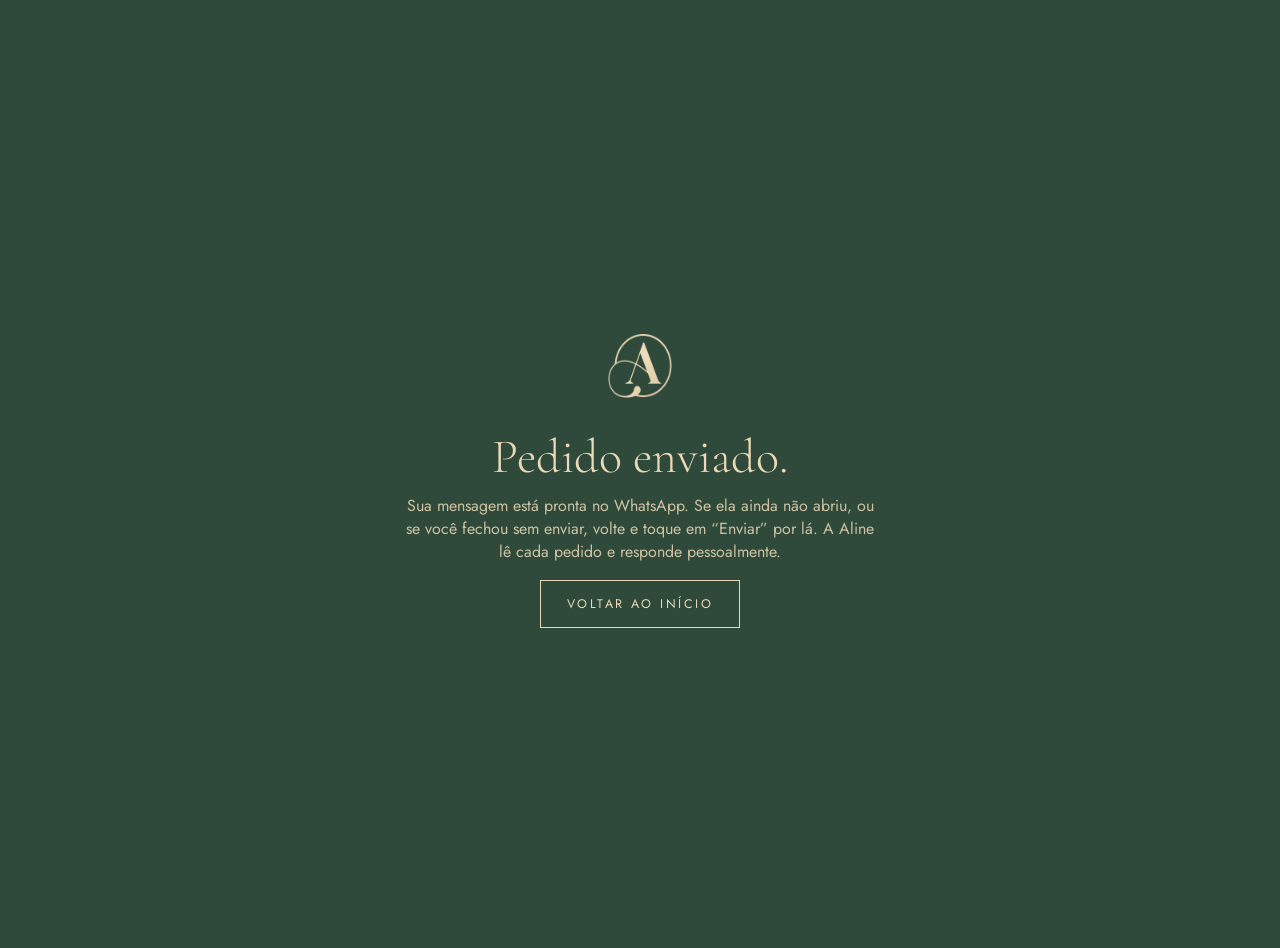
<file: obrigado.html>
<!doctype html>
<html lang="pt-BR"><head><meta charset="utf-8"><meta name="viewport" content="width=device-width, initial-scale=1">
<title>Pedido enviado · Aline Fonseca</title><meta name="robots" content="noindex">
<meta name="theme-color" content="#2F4A3A"><link rel="icon" type="image/png" href="img/favicon.png"><link rel="apple-touch-icon" href="img/apple-touch-icon.png">
<link rel="preconnect" href="https://fonts.googleapis.com"><link rel="preconnect" href="https://fonts.gstatic.com" crossorigin>
<link href="https://fonts.googleapis.com/css2?family=Cormorant+Garamond:ital,wght@0,300;0,400;1,300&family=Jost:wght@300;400&display=swap" rel="stylesheet">
<link rel="stylesheet" href="css/nf.css"></head><body>
<main><img src="img/monograma-creme.png" alt="" width="64" height="64"><h1>Pedido enviado.</h1>
<p>Sua mensagem está pronta no WhatsApp. Se ela ainda não abriu, ou se você fechou sem enviar, volte e toque em &ldquo;Enviar&rdquo; por lá. A Aline lê cada pedido e responde pessoalmente.</p>
<a href="/">Voltar ao início</a></main>
</body></html>
</file>
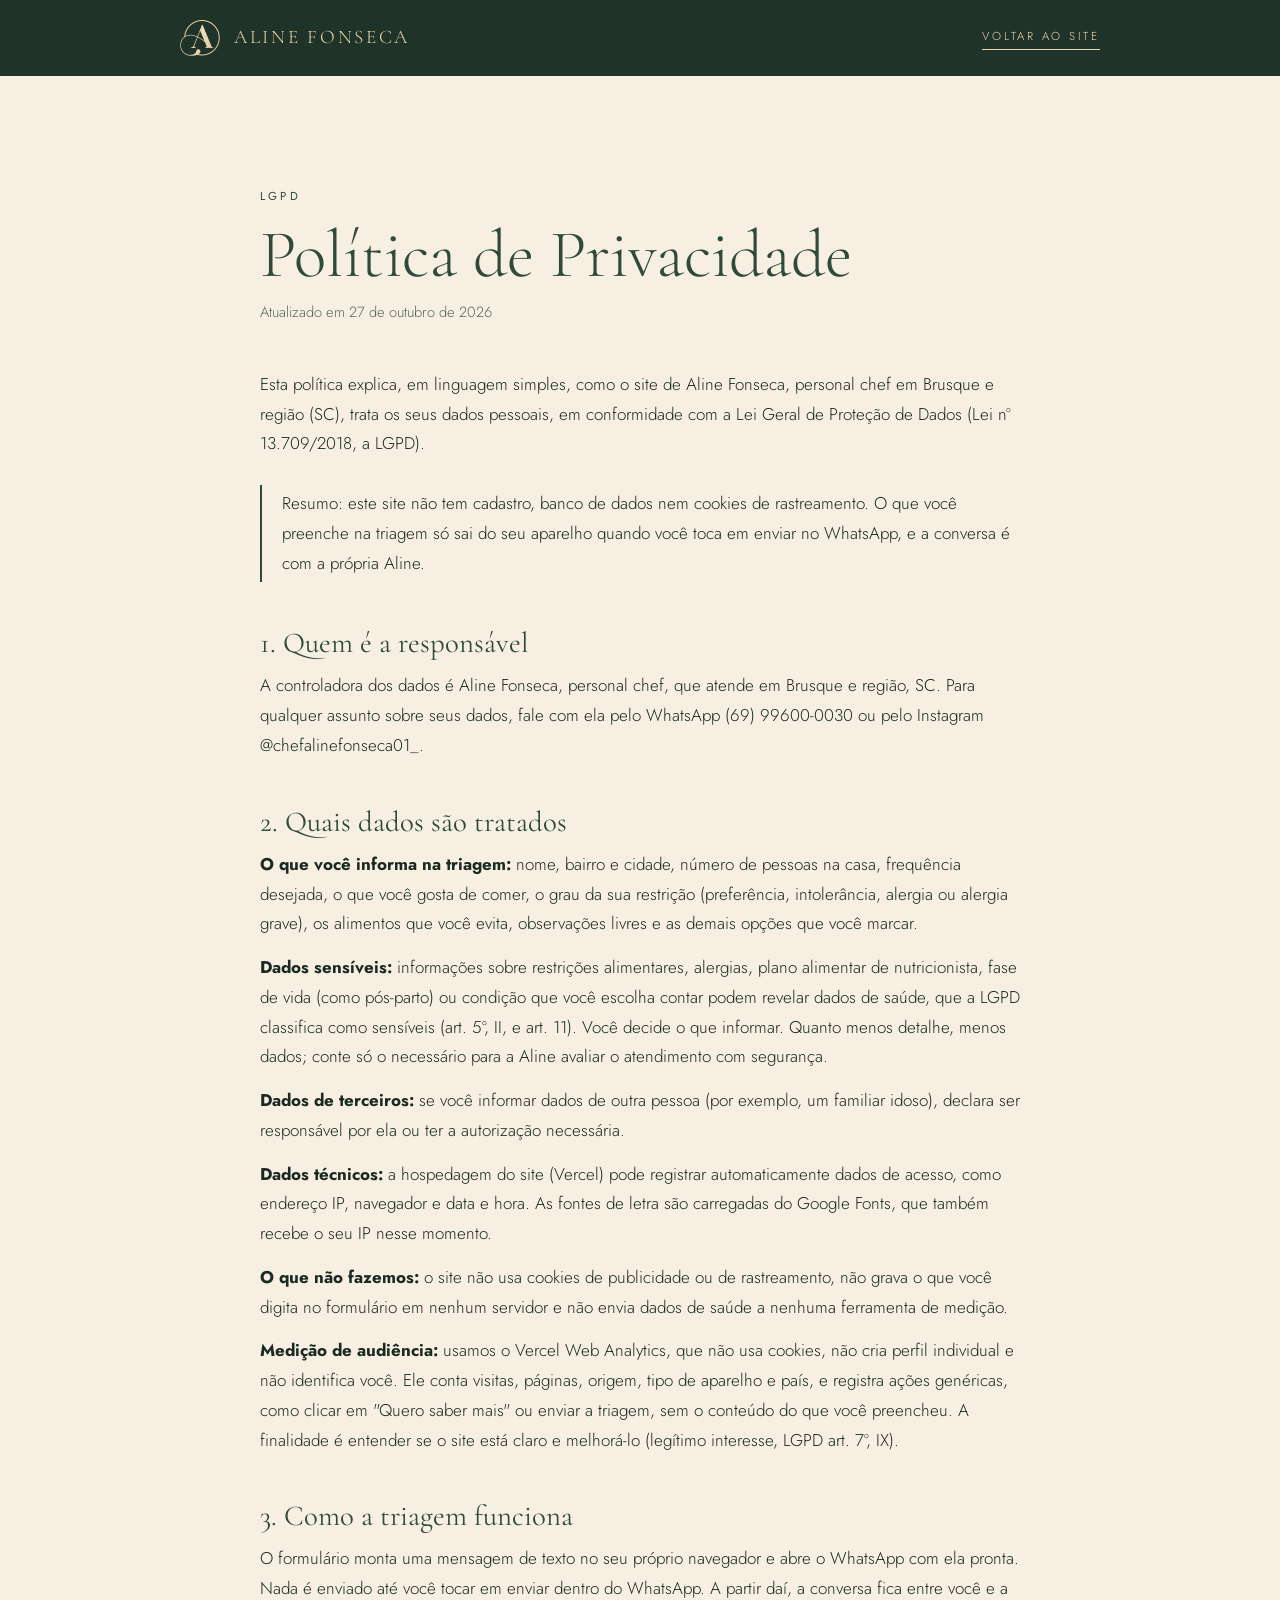
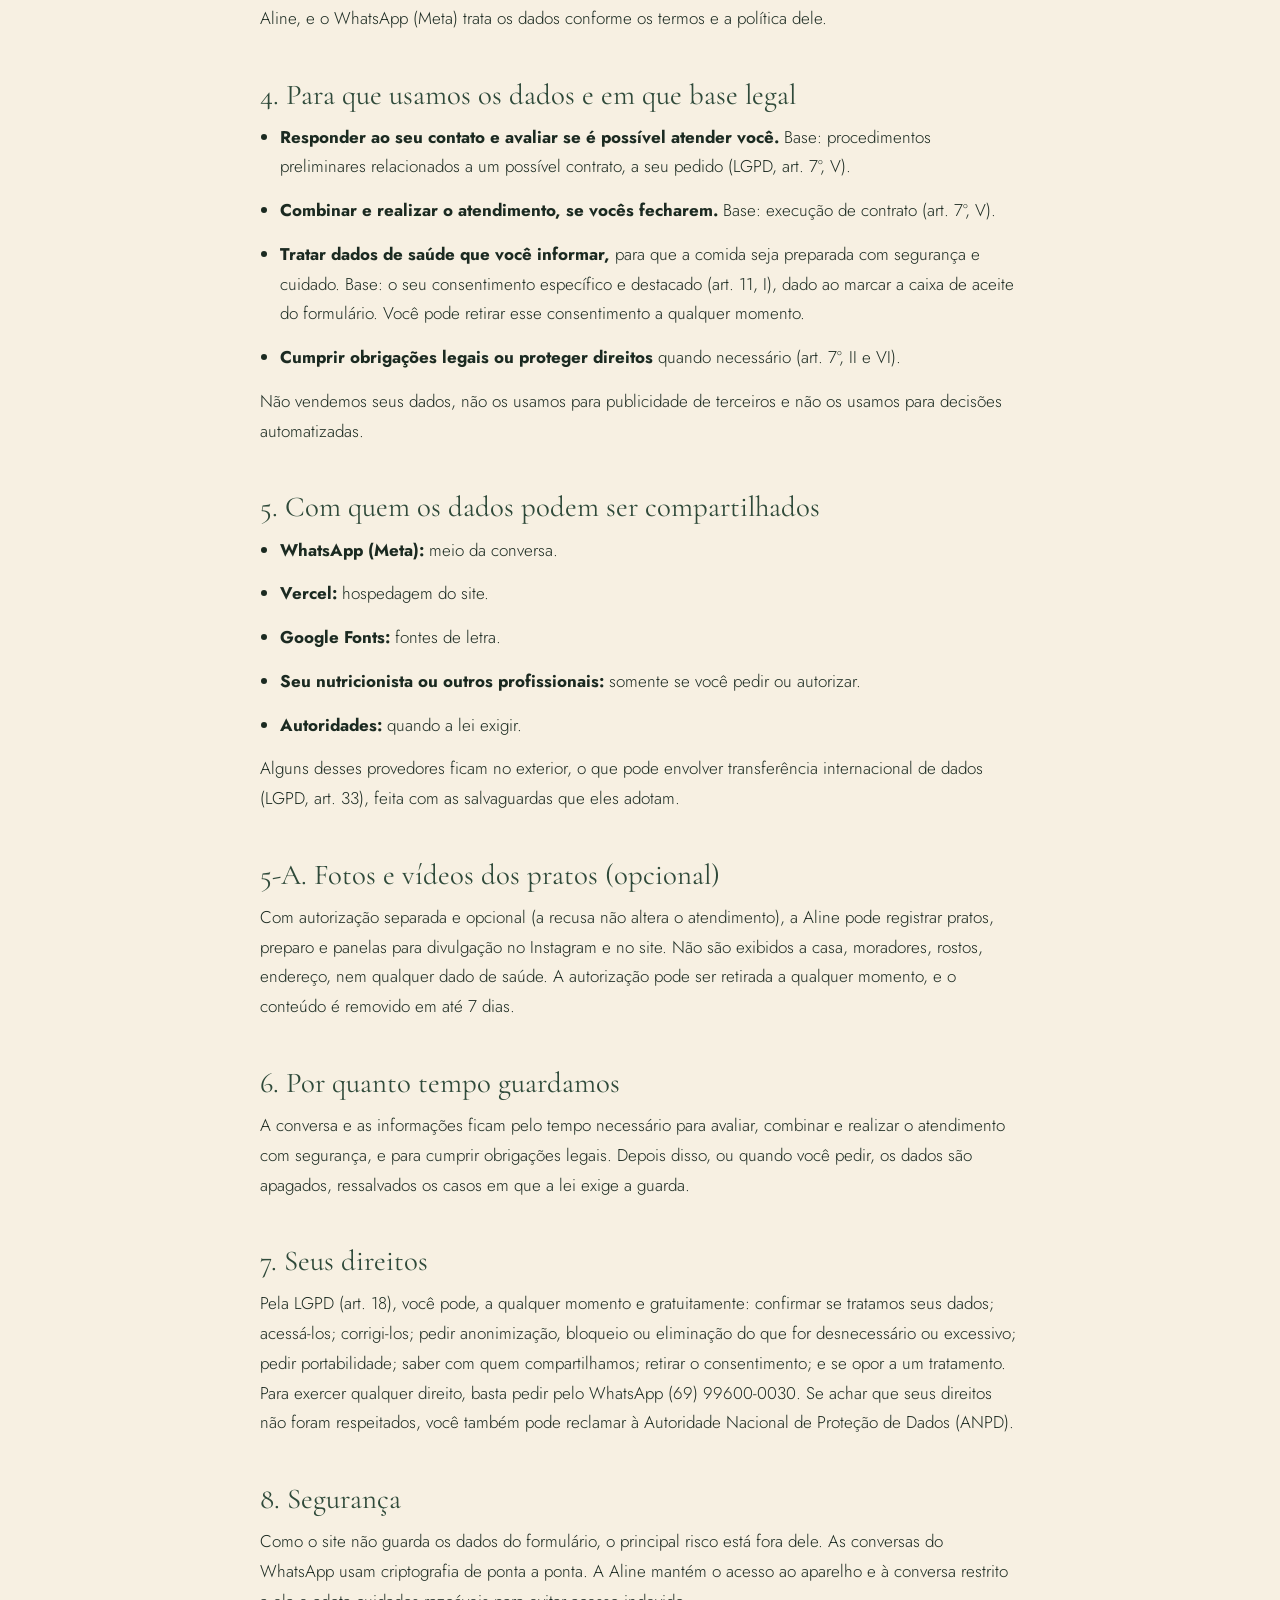
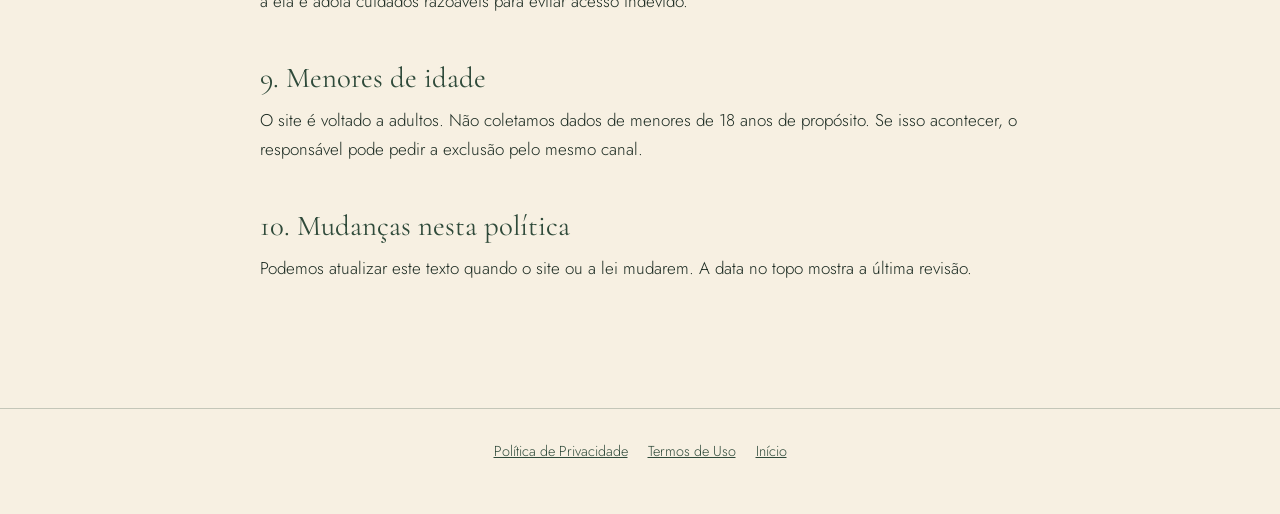
<file: privacidade.html>
<!doctype html>
<html lang="pt-BR"><head><meta charset="utf-8"><meta name="viewport" content="width=device-width, initial-scale=1">
<title>Política de Privacidade · Aline Fonseca</title>
<meta name="theme-color" content="#2F4A3A"><link rel="icon" href="img/favicon.png">
<link href="https://fonts.googleapis.com/css2?family=Cormorant+Garamond:ital,wght@0,300;0,400;1,300&family=Jost:wght@300;400&display=swap" rel="stylesheet">
<link rel="stylesheet" href="css/legal.css"></head><body>
<header><div class="hd"><a class="m" href="./"><img src="img/monograma-creme.png" alt="">Aline Fonseca</a><a class="v" href="./">Voltar ao site</a></div></header>
<main><p class="eyebrow">LGPD</p><h1>Política de Privacidade</h1><p class="upd">Atualizado em 27 de outubro de 2026</p>

<p>Esta política explica, em linguagem simples, como o site de Aline Fonseca, personal chef em Brusque e região (SC), trata os seus dados pessoais, em conformidade com a Lei Geral de Proteção de Dados (Lei nº 13.709/2018, a LGPD).</p>
<div class="box">Resumo: este site não tem cadastro, banco de dados nem cookies de rastreamento. O que você preenche na triagem só sai do seu aparelho quando você toca em enviar no WhatsApp, e a conversa é com a própria Aline.</div>

<h2>1. Quem é a responsável</h2>
<p>A controladora dos dados é Aline Fonseca, personal chef, que atende em Brusque e região, SC. Para qualquer assunto sobre seus dados, fale com ela pelo WhatsApp (69) 99600-0030 ou pelo Instagram @chefalinefonseca01_.</p>

<h2>2. Quais dados são tratados</h2>
<p><b>O que você informa na triagem:</b> nome, bairro e cidade, número de pessoas na casa, frequência desejada, o que você gosta de comer, o grau da sua restrição (preferência, intolerância, alergia ou alergia grave), os alimentos que você evita, observações livres e as demais opções que você marcar.</p>
<p><b>Dados sensíveis:</b> informações sobre restrições alimentares, alergias, plano alimentar de nutricionista, fase de vida (como pós-parto) ou condição que você escolha contar podem revelar dados de saúde, que a LGPD classifica como sensíveis (art. 5º, II, e art. 11). Você decide o que informar. Quanto menos detalhe, menos dados; conte só o necessário para a Aline avaliar o atendimento com segurança.</p>
<p><b>Dados de terceiros:</b> se você informar dados de outra pessoa (por exemplo, um familiar idoso), declara ser responsável por ela ou ter a autorização necessária.</p>
<p><b>Dados técnicos:</b> a hospedagem do site (Vercel) pode registrar automaticamente dados de acesso, como endereço IP, navegador e data e hora. As fontes de letra são carregadas do Google Fonts, que também recebe o seu IP nesse momento.</p>
<p><b>O que não fazemos:</b> o site não usa cookies de publicidade ou de rastreamento, não grava o que você digita no formulário em nenhum servidor e não envia dados de saúde a nenhuma ferramenta de medição.</p>
<p><b>Medição de audiência:</b> usamos o Vercel Web Analytics, que não usa cookies, não cria perfil individual e não identifica você. Ele conta visitas, páginas, origem, tipo de aparelho e país, e registra ações genéricas, como clicar em "Quero saber mais" ou enviar a triagem, sem o conteúdo do que você preencheu. A finalidade é entender se o site está claro e melhorá-lo (legítimo interesse, LGPD art. 7º, IX).</p>

<h2>3. Como a triagem funciona</h2>
<p>O formulário monta uma mensagem de texto no seu próprio navegador e abre o WhatsApp com ela pronta. Nada é enviado até você tocar em enviar dentro do WhatsApp. A partir daí, a conversa fica entre você e a Aline, e o WhatsApp (Meta) trata os dados conforme os termos e a política dele.</p>

<h2>4. Para que usamos os dados e em que base legal</h2>
<ul>
<li><b>Responder ao seu contato e avaliar se é possível atender você.</b> Base: procedimentos preliminares relacionados a um possível contrato, a seu pedido (LGPD, art. 7º, V).</li>
<li><b>Combinar e realizar o atendimento, se vocês fecharem.</b> Base: execução de contrato (art. 7º, V).</li>
<li><b>Tratar dados de saúde que você informar,</b> para que a comida seja preparada com segurança e cuidado. Base: o seu consentimento específico e destacado (art. 11, I), dado ao marcar a caixa de aceite do formulário. Você pode retirar esse consentimento a qualquer momento.</li>
<li><b>Cumprir obrigações legais ou proteger direitos</b> quando necessário (art. 7º, II e VI).</li>
</ul>
<p>Não vendemos seus dados, não os usamos para publicidade de terceiros e não os usamos para decisões automatizadas.</p>

<h2>5. Com quem os dados podem ser compartilhados</h2>
<ul>
<li><b>WhatsApp (Meta):</b> meio da conversa.</li>
<li><b>Vercel:</b> hospedagem do site.</li>
<li><b>Google Fonts:</b> fontes de letra.</li>
<li><b>Seu nutricionista ou outros profissionais:</b> somente se você pedir ou autorizar.</li>
<li><b>Autoridades:</b> quando a lei exigir.</li>
</ul>
<p>Alguns desses provedores ficam no exterior, o que pode envolver transferência internacional de dados (LGPD, art. 33), feita com as salvaguardas que eles adotam.</p>

<h2>5-A. Fotos e vídeos dos pratos (opcional)</h2>
<p>Com autorização separada e opcional (a recusa não altera o atendimento), a Aline pode registrar pratos, preparo e panelas para divulgação no Instagram e no site. Não são exibidos a casa, moradores, rostos, endereço, nem qualquer dado de saúde. A autorização pode ser retirada a qualquer momento, e o conteúdo é removido em até 7 dias.</p>

<h2>6. Por quanto tempo guardamos</h2>
<p>A conversa e as informações ficam pelo tempo necessário para avaliar, combinar e realizar o atendimento com segurança, e para cumprir obrigações legais. Depois disso, ou quando você pedir, os dados são apagados, ressalvados os casos em que a lei exige a guarda.</p>

<h2>7. Seus direitos</h2>
<p>Pela LGPD (art. 18), você pode, a qualquer momento e gratuitamente: confirmar se tratamos seus dados; acessá-los; corrigi-los; pedir anonimização, bloqueio ou eliminação do que for desnecessário ou excessivo; pedir portabilidade; saber com quem compartilhamos; retirar o consentimento; e se opor a um tratamento. Para exercer qualquer direito, basta pedir pelo WhatsApp (69) 99600-0030. Se achar que seus direitos não foram respeitados, você também pode reclamar à Autoridade Nacional de Proteção de Dados (ANPD).</p>

<h2>8. Segurança</h2>
<p>Como o site não guarda os dados do formulário, o principal risco está fora dele. As conversas do WhatsApp usam criptografia de ponta a ponta. A Aline mantém o acesso ao aparelho e à conversa restrito a ela e adota cuidados razoáveis para evitar acesso indevido.</p>

<h2>9. Menores de idade</h2>
<p>O site é voltado a adultos. Não coletamos dados de menores de 18 anos de propósito. Se isso acontecer, o responsável pode pedir a exclusão pelo mesmo canal.</p>

<h2>10. Mudanças nesta política</h2>
<p>Podemos atualizar este texto quando o site ou a lei mudarem. A data no topo mostra a última revisão.</p>

</main>
<footer><a href="privacidade.html">Política de Privacidade</a><a href="termos.html">Termos de Uso</a><a href="./">Início</a></footer>
</body></html>
</file>
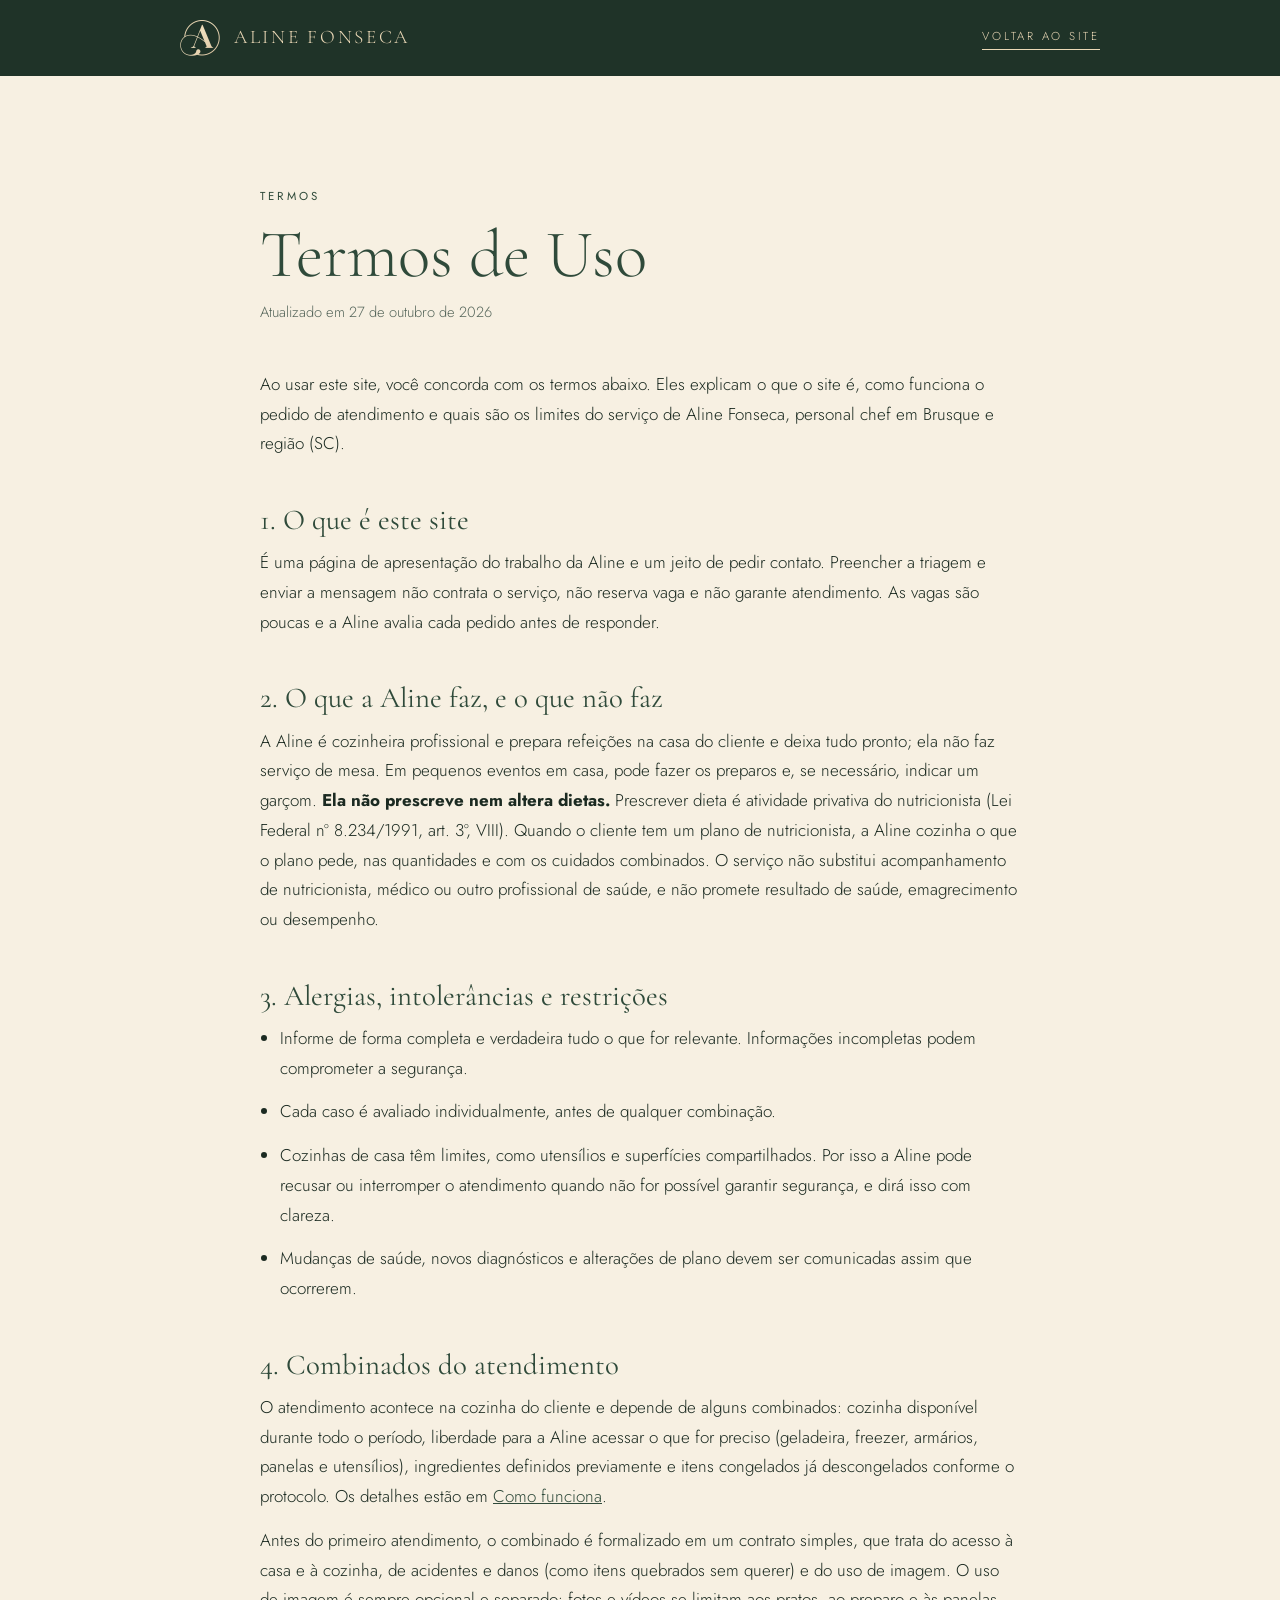
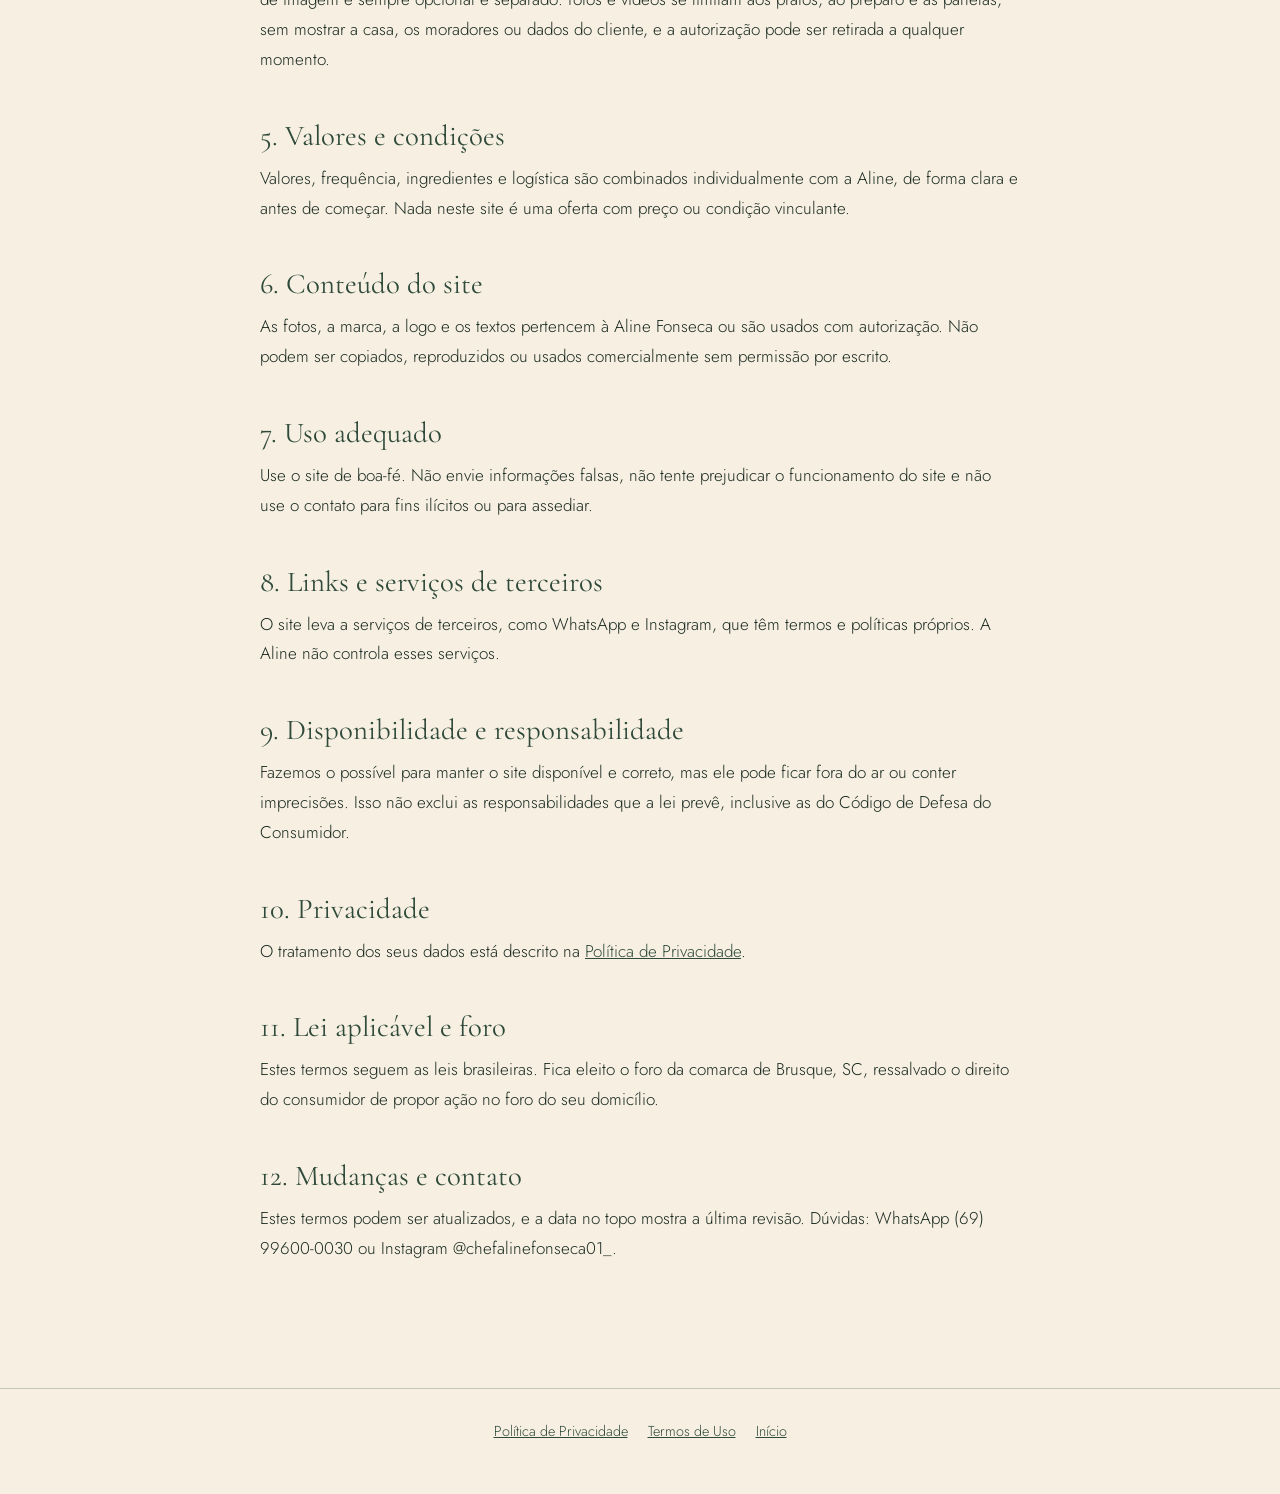
<file: termos.html>
<!doctype html>
<html lang="pt-BR"><head><meta charset="utf-8"><meta name="viewport" content="width=device-width, initial-scale=1">
<title>Termos de Uso · Aline Fonseca</title>
<meta name="theme-color" content="#2F4A3A"><link rel="icon" href="img/favicon.png">
<link href="https://fonts.googleapis.com/css2?family=Cormorant+Garamond:ital,wght@0,300;0,400;1,300&family=Jost:wght@300;400&display=swap" rel="stylesheet">
<link rel="stylesheet" href="css/legal.css"></head><body>
<header><div class="hd"><a class="m" href="./"><img src="img/monograma-creme.png" alt="">Aline Fonseca</a><a class="v" href="./">Voltar ao site</a></div></header>
<main><p class="eyebrow">Termos</p><h1>Termos de Uso</h1><p class="upd">Atualizado em 27 de outubro de 2026</p>

<p>Ao usar este site, você concorda com os termos abaixo. Eles explicam o que o site é, como funciona o pedido de atendimento e quais são os limites do serviço de Aline Fonseca, personal chef em Brusque e região (SC).</p>

<h2>1. O que é este site</h2>
<p>É uma página de apresentação do trabalho da Aline e um jeito de pedir contato. Preencher a triagem e enviar a mensagem não contrata o serviço, não reserva vaga e não garante atendimento. As vagas são poucas e a Aline avalia cada pedido antes de responder.</p>

<h2>2. O que a Aline faz, e o que não faz</h2>
<p>A Aline é cozinheira profissional e prepara refeições na casa do cliente e deixa tudo pronto; ela não faz serviço de mesa. Em pequenos eventos em casa, pode fazer os preparos e, se necessário, indicar um garçom. <b>Ela não prescreve nem altera dietas.</b> Prescrever dieta é atividade privativa do nutricionista (Lei Federal nº 8.234/1991, art. 3º, VIII). Quando o cliente tem um plano de nutricionista, a Aline cozinha o que o plano pede, nas quantidades e com os cuidados combinados. O serviço não substitui acompanhamento de nutricionista, médico ou outro profissional de saúde, e não promete resultado de saúde, emagrecimento ou desempenho.</p>

<h2>3. Alergias, intolerâncias e restrições</h2>
<ul>
<li>Informe de forma completa e verdadeira tudo o que for relevante. Informações incompletas podem comprometer a segurança.</li>
<li>Cada caso é avaliado individualmente, antes de qualquer combinação.</li>
<li>Cozinhas de casa têm limites, como utensílios e superfícies compartilhados. Por isso a Aline pode recusar ou interromper o atendimento quando não for possível garantir segurança, e dirá isso com clareza.</li>
<li>Mudanças de saúde, novos diagnósticos e alterações de plano devem ser comunicadas assim que ocorrerem.</li>
</ul>

<h2>4. Combinados do atendimento</h2>
<p>O atendimento acontece na cozinha do cliente e depende de alguns combinados: cozinha disponível durante todo o período, liberdade para a Aline acessar o que for preciso (geladeira, freezer, armários, panelas e utensílios), ingredientes definidos previamente e itens congelados já descongelados conforme o protocolo. Os detalhes estão em <a href="como-funciona.html">Como funciona</a>.</p>

<p>Antes do primeiro atendimento, o combinado é formalizado em um contrato simples, que trata do acesso à casa e à cozinha, de acidentes e danos (como itens quebrados sem querer) e do uso de imagem. O uso de imagem é sempre opcional e separado: fotos e vídeos se limitam aos pratos, ao preparo e às panelas, sem mostrar a casa, os moradores ou dados do cliente, e a autorização pode ser retirada a qualquer momento.</p>

<h2>5. Valores e condições</h2>
<p>Valores, frequência, ingredientes e logística são combinados individualmente com a Aline, de forma clara e antes de começar. Nada neste site é uma oferta com preço ou condição vinculante.</p>

<h2>6. Conteúdo do site</h2>
<p>As fotos, a marca, a logo e os textos pertencem à Aline Fonseca ou são usados com autorização. Não podem ser copiados, reproduzidos ou usados comercialmente sem permissão por escrito.</p>

<h2>7. Uso adequado</h2>
<p>Use o site de boa-fé. Não envie informações falsas, não tente prejudicar o funcionamento do site e não use o contato para fins ilícitos ou para assediar.</p>

<h2>8. Links e serviços de terceiros</h2>
<p>O site leva a serviços de terceiros, como WhatsApp e Instagram, que têm termos e políticas próprios. A Aline não controla esses serviços.</p>

<h2>9. Disponibilidade e responsabilidade</h2>
<p>Fazemos o possível para manter o site disponível e correto, mas ele pode ficar fora do ar ou conter imprecisões. Isso não exclui as responsabilidades que a lei prevê, inclusive as do Código de Defesa do Consumidor.</p>

<h2>10. Privacidade</h2>
<p>O tratamento dos seus dados está descrito na <a href="privacidade.html">Política de Privacidade</a>.</p>

<h2>11. Lei aplicável e foro</h2>
<p>Estes termos seguem as leis brasileiras. Fica eleito o foro da comarca de Brusque, SC, ressalvado o direito do consumidor de propor ação no foro do seu domicílio.</p>

<h2>12. Mudanças e contato</h2>
<p>Estes termos podem ser atualizados, e a data no topo mostra a última revisão. Dúvidas: WhatsApp (69) 99600-0030 ou Instagram @chefalinefonseca01_.</p>

</main>
<footer><a href="privacidade.html">Política de Privacidade</a><a href="termos.html">Termos de Uso</a><a href="./">Início</a></footer>
</body></html>
</file>
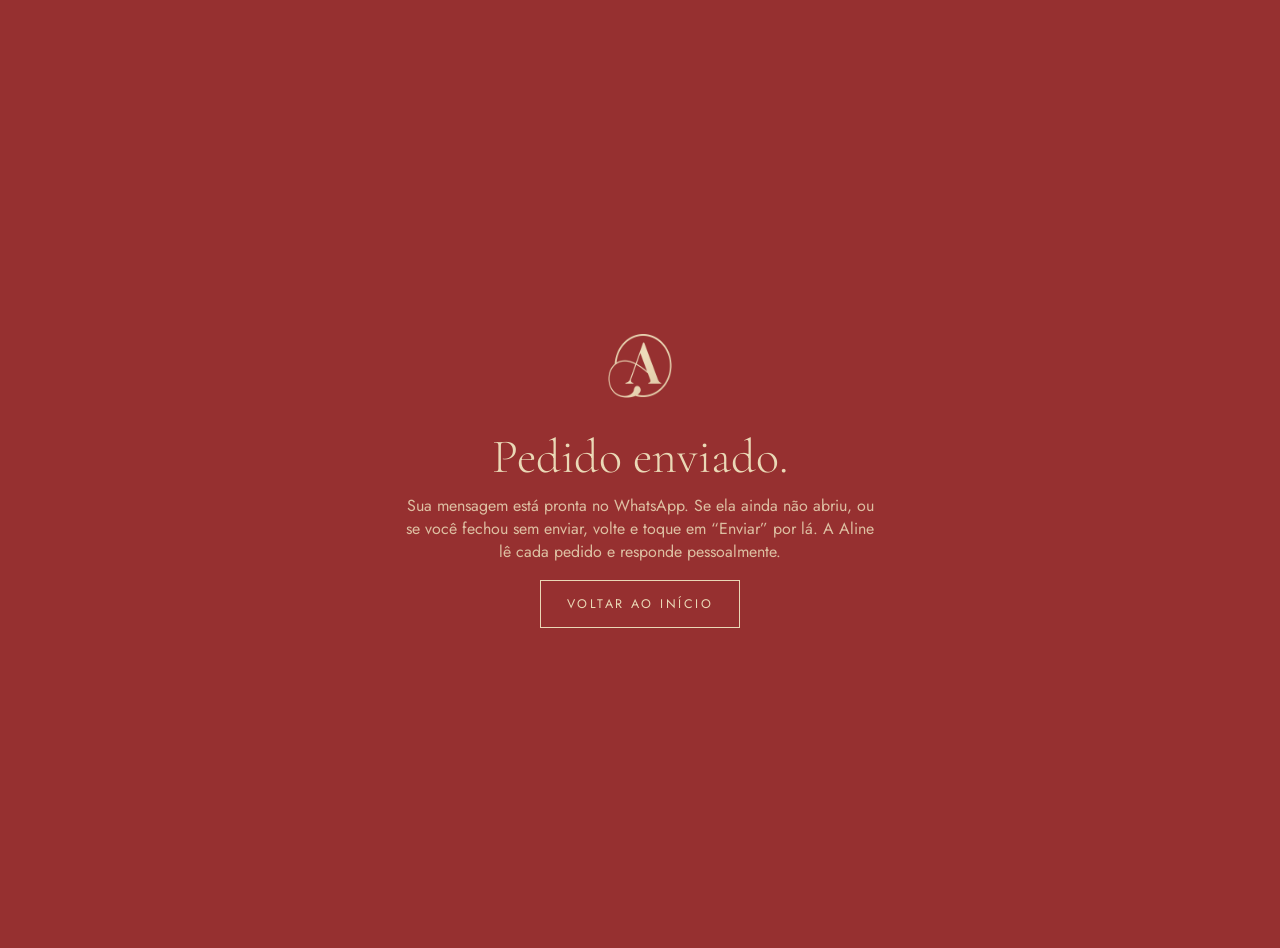
<file: beta/obrigado.html>
<!doctype html>
<html lang="pt-BR"><head><meta charset="utf-8"><meta name="viewport" content="width=device-width, initial-scale=1">
<title>Pedido enviado · Aline Fonseca</title><meta name="robots" content="noindex">
<meta name="theme-color" content="#963030"><link rel="icon" type="image/png" href="/img/favicon.png"><link rel="apple-touch-icon" href="/img/apple-touch-icon.png">
<link rel="preconnect" href="https://fonts.googleapis.com"><link rel="preconnect" href="https://fonts.gstatic.com" crossorigin>
<link href="https://fonts.googleapis.com/css2?family=Cormorant+Garamond:ital,wght@0,300;0,400;1,300&family=Jost:wght@300;400&display=swap" rel="stylesheet">
<link rel="stylesheet" href="/beta/css/nf.css"></head><body>
<main><img src="/img/monograma-creme.png" alt="" width="64" height="64"><h1>Pedido enviado.</h1>
<p>Sua mensagem está pronta no WhatsApp. Se ela ainda não abriu, ou se você fechou sem enviar, volte e toque em &ldquo;Enviar&rdquo; por lá. A Aline lê cada pedido e responde pessoalmente.</p>
<a href="/beta/">Voltar ao início</a></main>
</body></html>
</file>
<file: css/nf.css>
html,body{height:100%;margin:0}body{background:#2F4A3A;color:#EAD8B6;font-family:"Jost",system-ui,sans-serif;display:grid;place-items:center;text-align:center;padding:24px}
main{max-width:30em}h1{font-family:"Cormorant Garamond",Georgia,serif;font-weight:300;font-size:clamp(2rem,6vw,3rem);margin:24px 0 8px}p{opacity:.85;margin:0 0 28px}
a{color:#EAD8B6;border:1px solid #EAD8B6;padding:14px 26px;text-decoration:none;letter-spacing:.2em;text-transform:uppercase;font-size:.78rem}a:hover{background:#EAD8B6;color:#2F4A3A}
</file>
<file: css/legal.css>
:root{--verde:#2F4A3A;--verde-esc:#1F3328;--creme:#EAD8B6;--osso:#F7F0E2;--tinta:#1b2a21;--suave:#56665b;--serif:"Cormorant Garamond",Georgia,serif;--sans:"Jost",system-ui,sans-serif}
*{box-sizing:border-box;margin:0;padding:0}
body{font-family:var(--sans);font-weight:300;font-size:17px;line-height:1.75;color:var(--tinta);background:var(--osso);-webkit-font-smoothing:antialiased}
a{color:var(--verde)}
header{background:var(--verde-esc);color:var(--creme)}
.hd{width:min(920px,100% - 40px);margin:auto;display:flex;align-items:center;justify-content:space-between;height:76px}
.hd a{color:var(--creme);text-decoration:none}
.hd .m{display:flex;align-items:center;gap:14px;font-family:var(--serif);font-size:1.2rem;letter-spacing:.14em;text-transform:uppercase}
.hd .m img{height:36px}
.hd .v{font-size:.72rem;letter-spacing:.24em;text-transform:uppercase;border-bottom:1px solid var(--creme);padding-bottom:3px}
main{width:min(760px,100% - 40px);margin:0 auto;padding:clamp(50px,9vw,110px) 0}
.eyebrow{font-size:.72rem;letter-spacing:.28em;text-transform:uppercase;color:var(--verde);font-weight:400}
h1{font-family:var(--serif);font-weight:300;font-size:clamp(2.6rem,6vw,4.2rem);line-height:1.04;color:var(--verde);margin:14px 0 10px}
.upd{color:var(--suave);font-size:.92rem;margin-bottom:44px}
h2{font-family:var(--serif);font-weight:400;font-size:1.8rem;line-height:1.15;color:var(--verde);margin:44px 0 12px}
p,li{margin-bottom:14px}
ul{padding-left:1.2em}
.box{border-left:2px solid var(--verde);padding:4px 0 4px 20px;margin:26px 0;color:var(--tinta)}
footer{border-top:1px solid rgba(47,74,58,.25);padding:30px 0 50px;text-align:center;font-size:.9rem;color:var(--suave)}
footer a{margin:0 10px}
</file>
<file: beta/css/nf.css>
html,body{height:100%;margin:0}body{background:#963030;color:#EAD8B6;font-family:"Jost",system-ui,sans-serif;display:grid;place-items:center;text-align:center;padding:24px}
main{max-width:30em}h1{font-family:"Cormorant Garamond",Georgia,serif;font-weight:300;font-size:clamp(2rem,6vw,3rem);margin:24px 0 8px}p{opacity:.85;margin:0 0 28px}
a{color:#EAD8B6;border:1px solid #EAD8B6;padding:14px 26px;text-decoration:none;letter-spacing:.2em;text-transform:uppercase;font-size:.78rem}a:hover{background:#EAD8B6;color:#963030}
</file>
